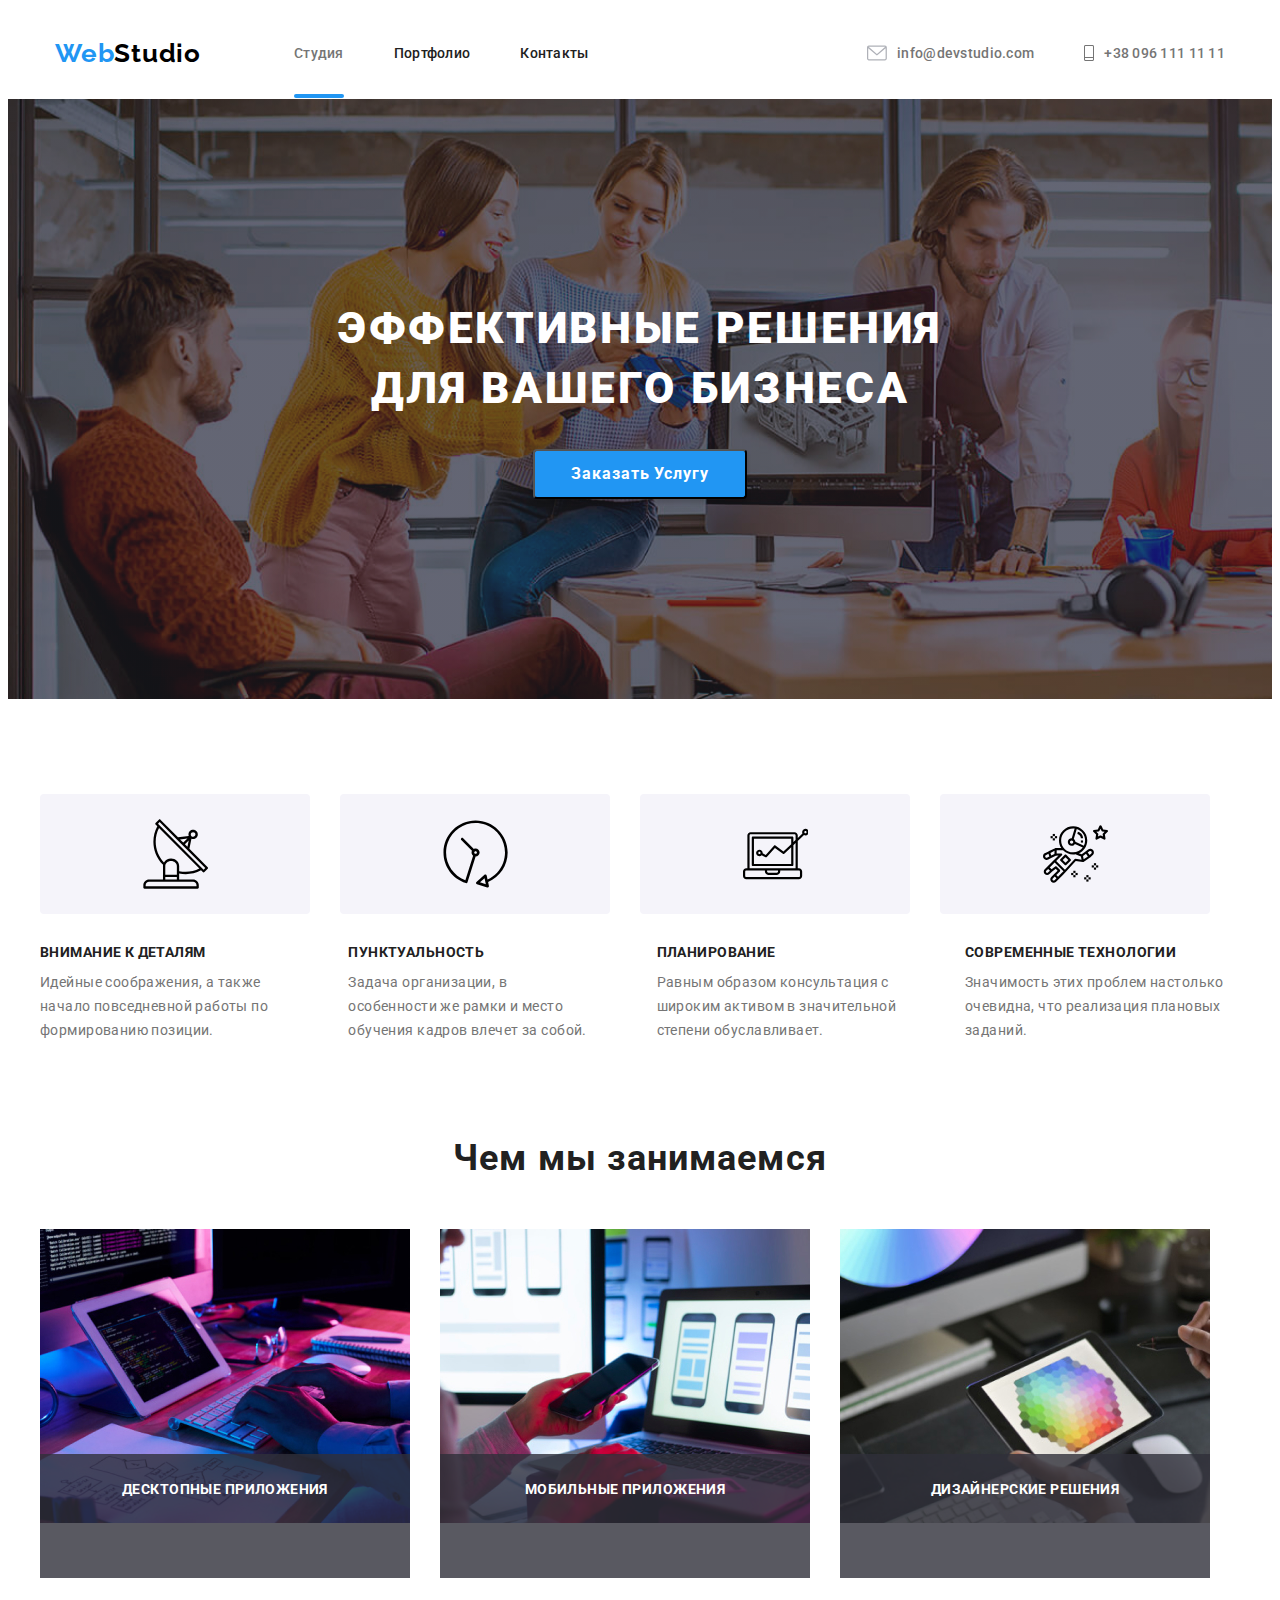
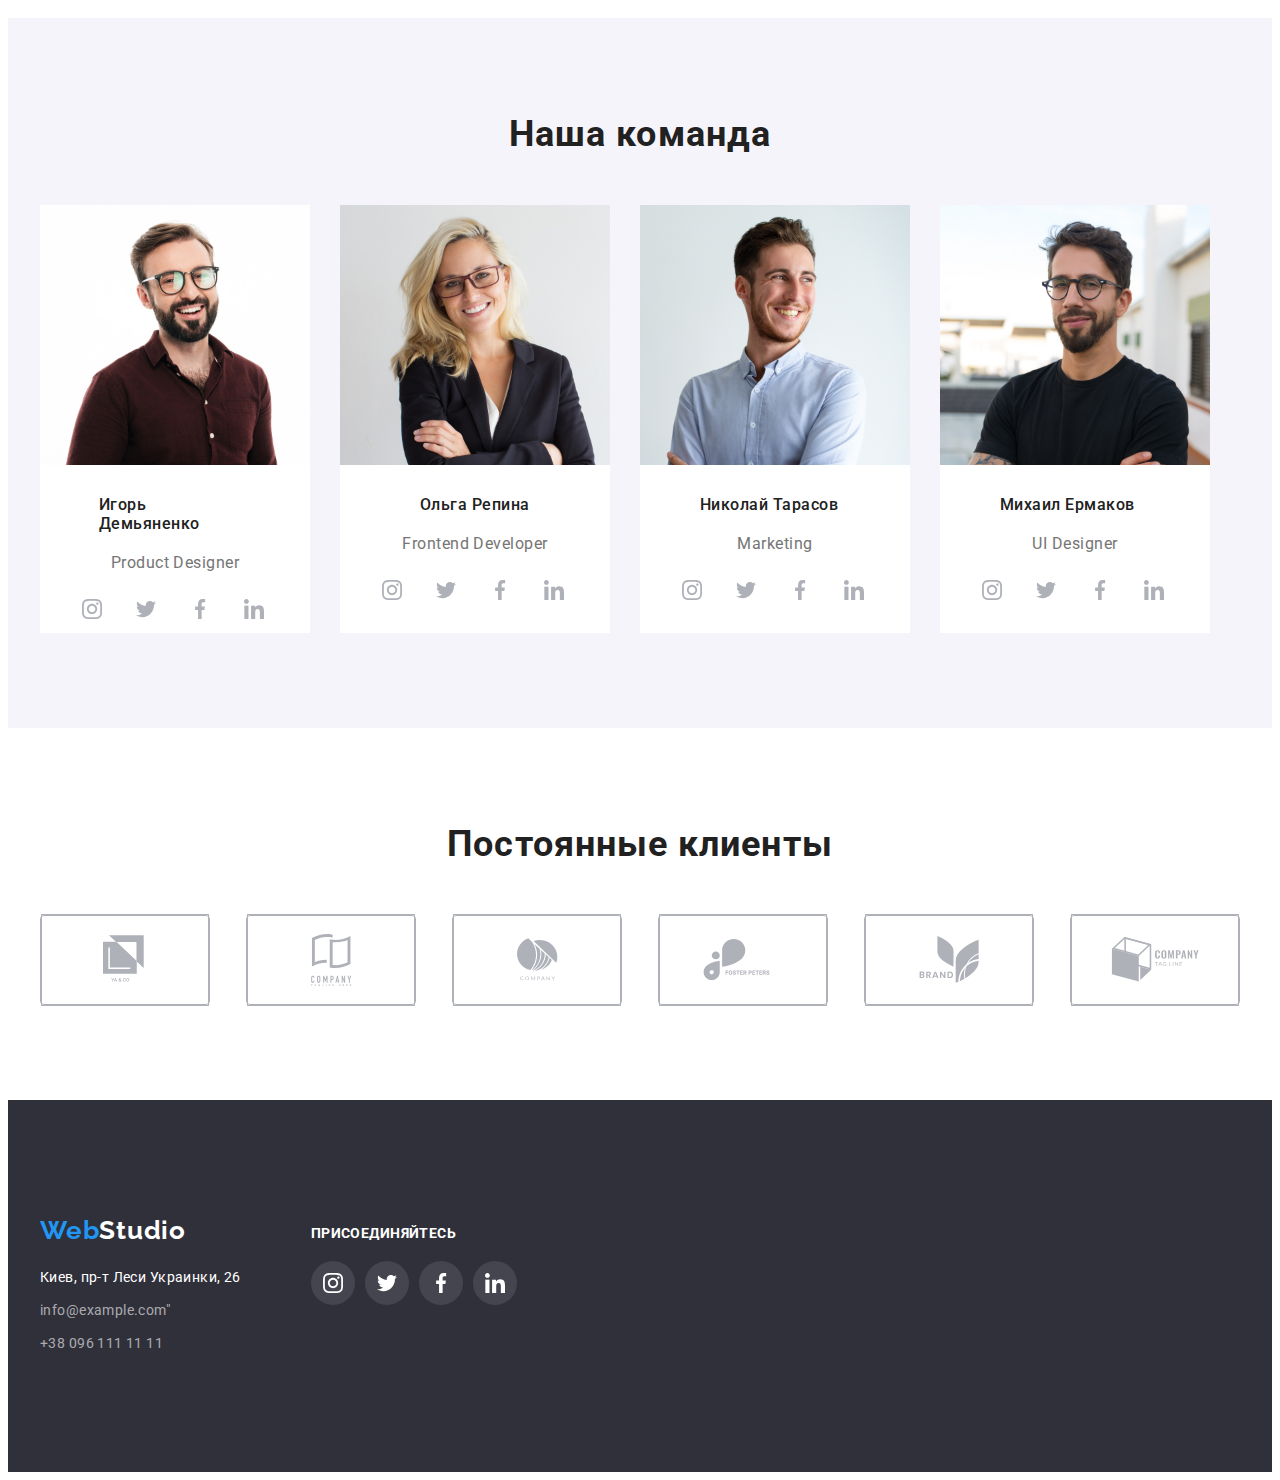
<file: index.html>
<!DOCTYPE html>
<html lang="ru">
<head>
    <meta charset="UTF-8">
    <meta name="viewport" content="width=device-width, initial-scale=1.0">
    <title>document</title>
    <link rel="stylesheet" href="https://cdnjs.cloudflare.com/ajax/libs/modern-normalize/1.0.0/modern-normalize.min.css"
        integrity="sha512-ISS7cAi1PEhQ8jnbJpJZMd29NlhNj4AWYyLOSp2CE/CsHxTCu+r+t0D2yoJudVrd0/8fTVPUVDzY5Tvli75u/g=="
        crossorigin="anonymous" />

        <link rel="stylesheet" href="https://cdnjs.cloudflare.com/ajax/libs/animate.css/4.1.1/animate.min.css" />
    <link rel="stylesheet" href="./css/styles.css">
    <link rel= "preconnect" href="https://fonts.gstatic.com">
     <link
    rel="stylesheet"
    href="https://cdnjs.cloudflare.com/ajax/libs/animate.css/4.1.1/animate.min.css"
  />
<link href="https://fonts.googleapis.com/css2?family=Raleway:wght@700&family=Roboto:wght@400;500;700;900&display=swap" rel="stylesheet", rel="preconnect" href="https://fonts.gstatic.com">
<link href="https://fonts.googleapis.com/css2?family=Raleway:wght@700&display=swap" rel="stylesheet">
</head>
<body> 
    <header class="header">
         <div class="container">
        <nav class="navigation">
         <a class="navigation-logo animate__pulse" href=""><span class="web">Web</span><span class="studio">Studio</span></a>
        <ul class="navigation-list">
           
            <li  class="stidio-nav"><a class="address-mail" href="./portfolio.html">Студия</a></li>
            <li ><a class="navigation-list-item" href="./portfolio.html" >Портфолио</a></li>
            <li ><a class="navigation-list-item-in"  href="">Контакты</a></li>
        </ul>
        </nav>
            <address class="address" >
        <a  class = "navigation-list-item-blue" href="mailto:info@devstudio.com"><svg class="mail" width="16" height="12">
            <use href="./images/sprite.svg#icon-mail"> </use>
        </svg>
       info@devstudio.com</a>
          <a class="header-phone" href="tel:+380961111111"><svg class="phone" width="10" height="16">
            <use href="./images/sprite.svg#icon-phone"> </use>
        </svg>+38 096 111 11 11</a>
            </address>
        </div>
      </header>
    <!--HEADER-->
    <main>
<!--hero-->
    <section class="hero">
    <div class="container-hero">
    <h1 class="hero-title">
        Эффективные решения для вашего бизнеса
    </h1>
    
    <button  class="service-button"  type="button"  data-modal-open > <span class="modal-button" >Заказать Услугу</span></button>
    </div>
   </section> 
   <section class="photo-before">
       <div class="container">
           <ul class="photo-before-list">
               <li class="photo-before-list-icon"> <svg class="photo-before-list-item"  width="65";
  height="70";>
                    <use href="./images/sprite.svg#icon-sputnik"></use>
                </svg></li>
        <li class="photo-before-list-icon"> <svg class="photo-before-list-item" width="65" ; height="70" ;>
                <use href="./images/sprite.svg#icon-clock"></use>
            </svg></li>
            <li class="photo-before-list-icon"> <svg class="photo-before-list-item" width="65" ; height="70" ;>
                    <use href="./images/sprite.svg#icon-lep-top"></use>
                </svg></li>
            <li class="photo-before-list-icon"> <svg class="photo-before-list-item" width="65" ; height="70" ;>
                    <use href="./images/sprite.svg#icon-space"></use>
                </svg></li>
           </ul>
   </div>
   </section>
<!--our work idea-->
    <section class="work">
        <div class="container">
        <ul class="work-ul" >
        <li class="work-desk"> <h2  class="work-idea">Внимание к деталям</h2>
        <span class="work-idea-optoins">Идейные соображения, а также начало повседневной работы по формированию позиции.
        </span>
    </li>
    <li class="work-desk" > <h2 class="work-idea" >Пунктуальность</h2> <span class="work-idea-optoins">Задача организации, в особенности же рамки и место обучения кадров влечет за собой.</span></li>
    <li class="work-desk"> <h2 class="work-idea" >Планирование</h2><span class="work-idea-optoins" > Равным образом консультация с широким активом в значительной степени обуславливает.</span></li>
    <li class="work-desk-once"> <h2 class="work-idea">Современные технологии</h2> <span class="work-idea-optoins">Значимость этих проблем настолько очевидна, что реализация плановых заданий.</span></li>
</ul>
</div>
    </section>

    <!--our work photo-->
    <section class="work-blok">
        <h2 class="work-process">Чем мы занимаемся</h2>
        <div class="container">
            <ul class="work-ul">
            <li class="photo-work"> <img src="images/our work/box 1.jpg" alt="фото чем мы занимаемся"  width="370" height="294"> <p class="advance">Десктопные приложения</p></li>
            <li class="photo-work"><img src="images/our work/box2.jpg" alt="фото чем мы занимаемся"width="370" height="294"><p class="advance">Мобильные приложения</p></li>
            <li class="photo-work" ><img src="images/our work/box3.jpg" alt="фото чем мы занимаемся"width="370" height="294"><p class="advance">Дизайнерские решения</p></li>
        </ul>
        </div>
    
    </section>
    <!--our team-->
    <section class="work-people" >
        <div class="container">
        <h2 class="work-process">Наша команда</h2>
       
                
         <ul class="work-ul" >
               <div class="person">
            <img  class="img-card"  src="./images/our team/img (1).jpg" alt="фото дизайнера" width="270" height="260">
            <h3 class="name-one">Игорь Демьяненко</h3>
            <p class="professional">Product Designer</p>
            <ul class="social-network">
                <li class="social-network-items"><a class="social-network-link" href=""> <svg class="network-photo" ><use href="./images/sprite.svg#icon-instagram"></use></svg></a>
                </li>
                <li class="social-network-items"><a class="social-network-link" href=""> <svg class="network-photo">
                            <use href="./images/sprite.svg#icon-twitter"></use>
                        </svg></a>
                </li>
                <li class="social-network-items"><a class="social-network-link" href=""> <svg class="network-photo">
                            <use href="./images/sprite.svg#icon-facebook"></use>
                        </svg></a>
                </li>
                <li class="social-network-items"><a class="social-network-link" href=""> <svg class="network-photo">
                            <use href="./images/sprite.svg#icon-linkedin"></use>
                        </svg></a>
                </li>
                </ul>
            </div>
        <div class="person">
            <img   class="img-card"src="./images/our team/img (2).jpg" alt="фото менеджера"width="270" height="260">
            <h3 class="name-fr"> Ольга Репина</h3>
            <p class="professional" >Frontend Developer</p>
<ul class="social-network">
    <li class="social-network-items"><a class="social-network-link" href=""> <svg class="network-photo">
                <use href="./images/sprite.svg#icon-instagram"></use>
            </svg></a>
    </li>
    <li class="social-network-items"><a class="social-network-link" href=""> <svg class="network-photo">
                <use href="./images/sprite.svg#icon-twitter"></use>
            </svg></a>
    </li>
    <li class="social-network-items"><a class="social-network-link" href=""> <svg class="network-photo">
                <use href="./images/sprite.svg#icon-facebook"></use>
            </svg></a>
    </li>
    <li class="social-network-items"><a class="social-network-link" href=""> <svg class="network-photo">
                <use href="./images/sprite.svg#icon-linkedin"></use>
            </svg></a>
    </li>
</ul>
        </div>


        <div class="person">
            <img src="./images/our team/img (3).jpg" alt="фото маркетолога" width="270" height="260">
            <h3 class="name-mark">Николай Тарасов</h3>
            <p class="professional">Marketing</p>
<ul class="social-network">
    <li class="social-network-items"><a class="social-network-link" href=""> <svg class="network-photo">
                <use href="./images/sprite.svg#icon-instagram"></use>
            </svg></a>
    </li>
    <li class="social-network-items"><a class="social-network-link" href=""> <svg class="network-photo">
                <use href="./images/sprite.svg#icon-twitter"></use>
            </svg></a>
    </li>
    <li class="social-network-items"><a class="social-network-link" href=""> <svg class="network-photo">
                <use href="./images/sprite.svg#icon-facebook"></use>
            </svg></a>
    </li>
    <li class="social-network-items"><a class="social-network-link" href=""> <svg class="network-photo">
                <use href="./images/sprite.svg#icon-linkedin"></use>
            </svg></a>
    </li>
</ul>
        </div>

        <div class="person-once">
           
            <img src="./images/our team/img (4).jpg" alt="фото дизайнера"width="270" height="260">
            <h3 class="name-diz">Михаил Ермаков</h3>
            <p class="professional">UI Designer</p>
<ul class="social-network">
    <li class="social-network-items"><a class="social-network-link" href=""> <svg class="network-photo">
                <use href="./images/sprite.svg#icon-instagram"></use>
            </svg></a>
    </li>
    <li class="social-network-items"><a class="social-network-link" href=""> <svg class="network-photo">
                <use href="./images/sprite.svg#icon-twitter"></use>
            </svg></a>
    </li>
    <li class="social-network-items"><a class="social-network-link" href=""> <svg class="network-photo">
                <use href="./images/sprite.svg#icon-facebook"></use>
            </svg></a>
    </li>
    <li class="social-network-items"><a class="social-network-link" href=""> <svg class="network-photo">
                <use href="./images/sprite.svg#icon-linkedin"></use>
            </svg></a>
    </li>
</ul>
    </div>
       
    </div>
    </section>
    <section class="client">
        <div class="container-client">
            <h2 class="our-client">Постоянные клиенты</h2>
<ul class="client-list">
    <li class="client-items"><a class="client-items-link" href=""> <svg class="client-photo" width="45" height="50">
                <use href="./images/sprite.svg#icon-paper"></use>
                
            </svg></a>
            </li>

            <li class="client-items"><a class="client-items-link" href=""> <svg class="client-photo" width="45" height="52">
                        <use href="./images/sprite.svg#icon-company"></use>
            
                    </svg></a>
            </li>
            <li class="client-items"><a class="client-items-link" href=""> <svg class="client-photo" width="41" height="43">
                        <use href="./images/sprite.svg#icon-company-elipse"></use>
            
                    </svg></a>
            </li>
            <li class="client-items"><a class="client-items-link" href=""> <svg class="client-photo" width="80" height="42">
                        <use href="./images/sprite.svg#icon-foster"></use>
            
                    </svg></a>
            </li>
            <li class="client-items"><a class="client-items-link" href=""> <svg class="client-photo" width="60" height="47">
                        <use href="./images/sprite.svg#icon-brand"></use>
            
                    </svg></a>
            </li>
            <li class="client-items"><a class="client-items-link" href=""> <svg class="client-photo" width="89" height="45">
                        <use href="./images/sprite.svg#icon-company-kvadro"></use>
            
                    </svg></a>
            </li>
</ul>
</div>

            </div>
            </section>
</main>

<footer class="cont-footer">
<div class="container">
    <div class="nav-foot">
<a class="navigation-logo-footer" href=""><span class="web">Web</span><span class="studio-white">Studio</span></a>
<address >
    
<ul  class="futer-ul">
<li  class="address-footer-once" > <a  class= "address-style" href="https://goo.gl/maps/gUX8hAbv2jHmD63R7 " target="_blank">Киев, пр-т Леси Украинки, 26</a></li>
<li class="address-footer"><a class= "address-style-inf" href="mailto:info@example.com">info@example.com"</a></li>
<li class="address-footer"><a class= "address-style-inf"href="tel:+380961111111">+38 096 111 11 11</a></li>
</ul>
</address>
</div>
<div class="footer-social">
    <p class="footer-it"> присоединяйтесь</p>

    <ul class="social-network-footer">
        <li class="social-network-items"><a class="social-network-link-footer" href=""> <svg class="network-photo-footer">
                    <use href="./images/sprite.svg#icon-instagram"></use>
                </svg></a>
        </li>
        <li class="social-network-items"><a class="social-network-link-footer" href=""> <svg class="network-photo-footer">
                    <use href="./images/sprite.svg#icon-twitter"></use>
                </svg></a>
        </li>
        <li class="social-network-items"><a class="social-network-link-footer" href=""> <svg class="network-photo-footer">
                    <use href="./images/sprite.svg#icon-facebook"></use>
                </svg></a>
        </li>
        <li class="social-network-items"><a class="social-network-link-footer" href=""> <svg class="network-photo-footer">
                    <use href="./images/sprite.svg#icon-linkedin"></use>
                </svg></a>
        </li>
    </ul>
</div>
</div>

</footer>
<div class="backdrop is-hidden" data-modal>
    <div class="modal"> 
    <button type="button" class="close-btn"  data-modal-close>X</button>
    </div>
</div>
<script src="./jS/modal.js"></script>
</body>
</html>
</file>
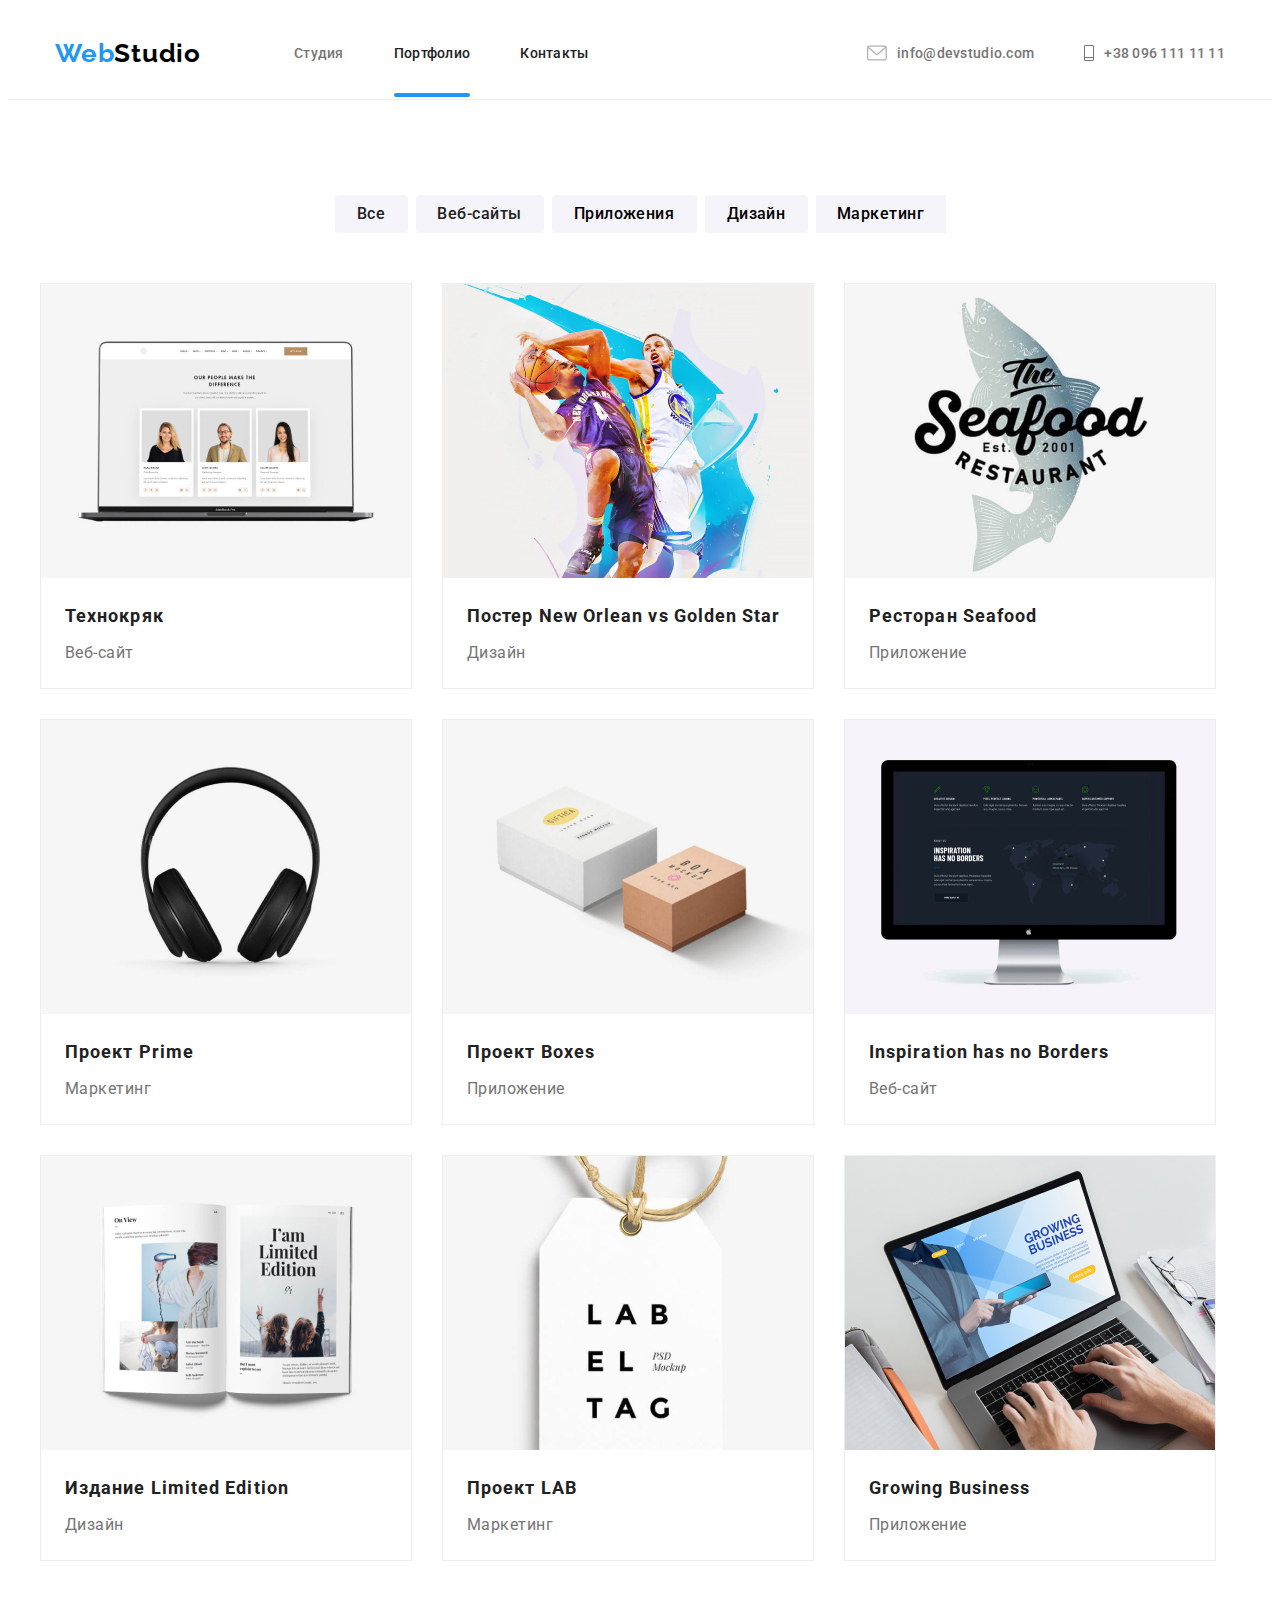
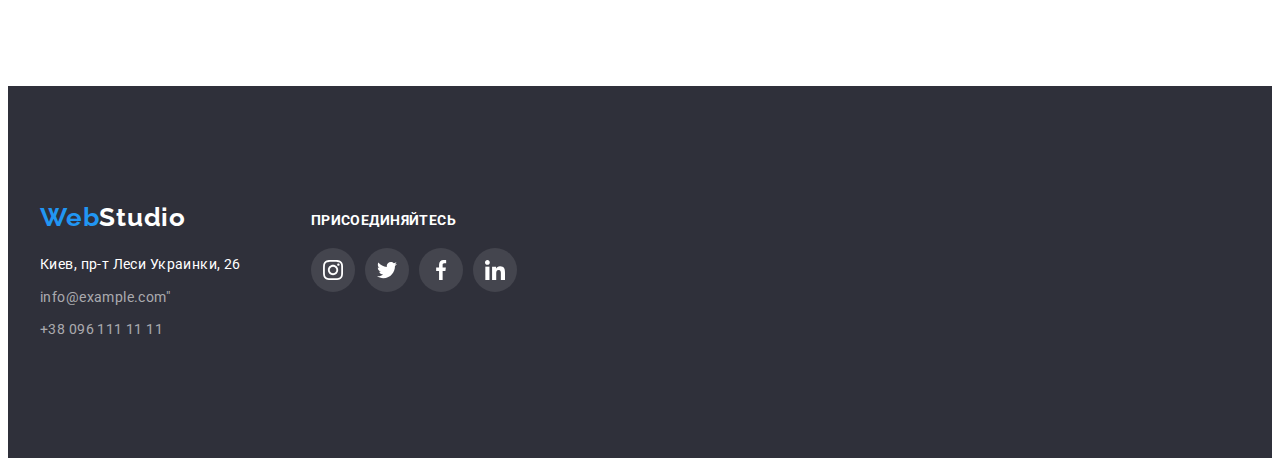
<file: portfolio.html>
<!DOCTYPE html>
<html lang="en">
<head>
    <meta charset="UTF-8">
    <meta name="viewport" content="width=device-width, initial-scale=1.0">
    <title>Document</title>
    <link rel="stylesheet" href="https://cdnjs.cloudflare.com/ajax/libs/modern-normalize/1.0.0/modern-normalize.min.css"
        integrity="sha512-ISS7cAi1PEhQ8jnbJpJZMd29NlhNj4AWYyLOSp2CE/CsHxTCu+r+t0D2yoJudVrd0/8fTVPUVDzY5Tvli75u/g=="
        crossorigin="anonymous" />
<link rel="stylesheet" href="./css/styles.css">
<link rel="preconnect" href="https://fonts.gstatic.com">
<link href="https://fonts.googleapis.com/css2?family=Raleway:wght@700&family=Roboto:wght@400;500;700;900&display=swap"
    rel="stylesheet",  rel="preconnect" href="https://fonts.gstatic.com">
<link href="https://fonts.googleapis.com/css2?family=Raleway:wght@700&display=swap" rel="stylesheet">
</head>
<body>
   
    
    <header class="header bord">
        <div class="container">
            <nav class="navigation">
                <a class="navigation-logo" href=""><span class="web">Web</span><span class="studio">Studio</span></a>
                <ul class="navigation-list">
        
                    <li><a class="address-mail-folio" href="./index.html">Студия</a></li>
                    <li class="stidio-nav"><a class="navigation-list-item-portion" href="./portfolio.html">Портфолио</a></li>
                    <li><a class="navigation-list-item-in" href="">Контакты</a></li>
                </ul>
            </nav>
            <address class="address">
                <a class="navigation-list-item-blue" href="mailto:info@devstudio.com"><svg class="mail" width="16" height="12">
                        <use href="./images/sprite.svg#icon-mail"> </use>
                    </svg>
                    info@devstudio.com</a>
                <a class="header-phone" href="tel:+380961111111"><svg class="phone" width="10" height="16">
                        <use href="./images/sprite.svg#icon-phone"> </use>
                    </svg>+38 096 111 11 11</a>
            </address>
        </div>
    </header>

       <main>
         <section class="gallery">
             <ul  class="button container">
            <li  ><button  class="button-service-white  but-portfolio"  type="button">Все</li>
            <li > <button  class="button-service but-portfolio" type="button">Веб-сайты</button></li>
            <li><button  class="button-service-two but-portfolio" type="button">Приложения</button></li>
            <li><button  class="button-service-three but-portfolio" type="button">Дизайн</button></li>
            <li><button  class="button-service-four but-portfolio"type="button">Маркетинг</button><li>
            </ul>

         <div class= "container">
        <ul class=" work-once ">
            <li class="photo-portfolio-once">
                
            <a class="portfolio-shadow" href="">
                <div class="product-thumb">
            <img src="./portfolio/protfolio  images/main-page/tehnokryak-1.jpg" alt="" width="370" height="294">
            <div class="product-actions"><p class="over-text">
                Технокряк это современная площадка распространения коронавируса. Компании используют эту платформу для цифрового
                шпионажа и атак на защищённые сервера конкурентов.</p>
            </div>
            </div>
            
            <div class="discription-photo">
                <p class="descriptin-photo">
                    Технокряк
                </p>
                <p class="descriptin-photo-work">Веб-сайт </p>
                
            </div>  
            </a>
            </li>


            <li class="photo-portfolio-once">
                <a class="portfolio-shadow" href="">
                    <div class="product-thumb">
                <img src="./portfolio/protfolio  images/main-page/poster-2.jpg" alt="" width="370" height="294">
            <div class="product-actions">
                <p class="over-text">
                    Технокряк это современная площадка распространения коронавируса. Компании используют эту платформу для цифрового
                    шпионажа и атак на защищённые сервера конкурентов.</p>
            </div>
            </div>

                <div class="discription-photo">
                <p class="descriptin-photo">
                    Постер New Orlean vs Golden Star
                    </p>
                    <p class="descriptin-photo-work">Дизайн</p>
                    </div>
                </a>
            </li>

            <li class="photo-portfolio-twice">
                <a class="portfolio-shadow" href="">
                    <div class="product-thumb">
                <img src="./portfolio/protfolio  images/main-page/resyaurant-3.jpg" alt="" width="370" height="294">
                <div class="product-actions">
                    <p class="over-text">
                        Технокряк это современная площадка распространения коронавируса. Компании используют эту платформу для цифрового
                        шпионажа и атак на защищённые сервера конкурентов.</p>
                </div>
                </div>
                
                <div class="discription-photo">
                <p class="descriptin-photo">
                    Ресторан Seafood
                    </p>
                    <p class="descriptin-photo-work">Приложение</p>
                    </div>
               
            </li>
                         
            <li class="photo-portfolio-once">
                <a  class="portfolio-shadow" href="">
                    <div class="product-thumb">
                <img src="./portfolio/protfolio  images/main-page/img-4.jpg" alt="" width="370" height="294">
                    <div class="product-actions">
                        <p class="over-text">
                            Технокряк это современная площадка распространения коронавируса. Компании используют эту платформу для цифрового
                            шпионажа и атак на защищённые сервера конкурентов.</p>
                    </div>
                    </div>
                            
                <div class="discription-photo">
                <p class="descriptin-photo">
                    Проект Prime
                    </p >
                    <p class="descriptin-photo-work">Маркетинг</p>
                    </div>
                </a>
            </li>

            <li class="photo-portfolio-once">
                <a class="portfolio-shadow" href="">
                    <div class="product-thumb">
                <img src="./portfolio/protfolio  images/main-page/img-5.jpg" alt="" width="370" height="294">
                <div class="product-actions">
                    <p class="over-text">
                        Технокряк это современная площадка распространения коронавируса. Компании используют эту платформу для цифрового
                        шпионажа и атак на защищённые сервера конкурентов.</p>
                </div>
                </div>              
                        
                
                <div class="discription-photo">
                    <p class="descriptin-photo">
                    Проект Boxes
                    </p >
                    <p class="descriptin-photo-work">Приложение</p>
                    </div>
                    </a>
            </li>
            <li class="photo-portfolio-twice">
                <a  class="portfolio-shadow" href="">
                    <div class="product-thumb">
                <img src="./portfolio/protfolio  images/main-page/img-6.jpg" alt="" width="370" height="294">
                <div class="product-actions">
                    <p class="over-text">
                        Технокряк это современная площадка распространения коронавируса. Компании используют эту платформу для цифрового
                        шпионажа и атак на защищённые сервера конкурентов.</p>
                </div>
                </div>
                
                <div class="discription-photo">
                    <p class="descriptin-photo">
                    Inspiration has no Borders
                    </p>
                    <p class="descriptin-photo-work">Веб-сайт</p>
                    </div>
                    </a>
            </li>
            
            <li class="photo-portfolio-once">
                <a  class="portfolio-shadow" href="">
                    <div class="product-thumb">
                <img src="./portfolio/protfolio  images/main-page/img-7.jpg" alt="" width="370" height="294">
          <div class="product-actions">
         <p class="over-text">
        Технокряк это современная площадка распространения коронавируса. Компании используют эту платформу для цифрового
        шпионажа и атак на защищённые сервера конкурентов.</p>
             </div>
              </div>
                <div class="discription-photo">
                    <p class="descriptin-photo">
                    Издание Limited Edition
                    </p>
                    <p class="descriptin-photo-work">Дизайн</p>
                    </div>
                </a>
            </li>
            <li class="photo-portfolio-once">
                <a class="portfolio-shadow" href="">
                    <div class="product-thumb">
                <img src="./portfolio/protfolio  images/main-page/img-8.jpg" alt="" width="370" height="294">
            <div class="product-actions">
                <p class="over-text">
                    Технокряк это современная площадка распространения коронавируса. Компании используют эту платформу для цифрового
                    шпионажа и атак на защищённые сервера конкурентов.</p>
            </div>
            </div>

                <div class="discription-photo">
                    <p class="descriptin-photo">
                    Проект LAB
                    </p>
                    <p class="descriptin-photo-work">Маркетинг</p>
                    </div>
                </a>
            </li>
            <li class="photo-portfolio-twice">
                <a class="portfolio-shadow" href="">
                    <div class="product-thumb">
                <img src="./portfolio/protfolio  images/main-page/img-9.jpg" alt=""width="370" height="294">
                <div class="product-actions">
                    <p class="over-text">
                        Технокряк это современная площадка распространения коронавируса. Компании используют эту платформу для цифрового
                        шпионажа и атак на защищённые сервера конкурентов.</p>
                </div>
                </div>
                <div class="discription-photo">
                    <p class="descriptin-photo">
                    Growing Business
                    </p>
                    <p class="descriptin-photo-work">Приложение</p>
                </div>
            </a>
            </li>
        </ul>
        </div>
        
    </section>
    </main>
<footer class="cont-footer">
    <div class="container">
        <div class="nav-foot">
            <a class="navigation-logo-footer" href=""><span class="web">Web</span><span
                    class="studio-white">Studio</span></a>
            <address>

                <ul class="futer-ul">
                    <li class="address-footer-once"> <a class="address-style"
                            href="https://goo.gl/maps/gUX8hAbv2jHmD63R7 " target="_blank">Киев, пр-т Леси Украинки,
                            26</a></li>
                    <li class="address-footer"><a class="address-style-inf"
                            href="mailto:info@example.com">info@example.com"</a></li>
                    <li class="address-footer"><a class="address-style-inf" href="tel:+380961111111">+38 096 111 11
                            11</a></li>
                </ul>
            </address>
        </div>
        <div class="footer-social">
            <p class="footer-it"> присоединяйтесь</p>

            <ul class="social-network-footer">
                <li class="social-network-items"><a class="social-network-link-footer" href=""> <svg
                            class="network-photo-footer">
                            <use href="./images/sprite.svg#icon-instagram"></use>
                        </svg></a>
                </li>
                <li class="social-network-items"><a class="social-network-link-footer" href=""> <svg
                            class="network-photo-footer">
                            <use href="./images/sprite.svg#icon-twitter"></use>
                        </svg></a>
                </li>
                <li class="social-network-items"><a class="social-network-link-footer" href=""> <svg
                            class="network-photo-footer">
                            <use href="./images/sprite.svg#icon-facebook"></use>
                        </svg></a>
                </li>
                <li class="social-network-items"><a class="social-network-link-footer" href=""> <svg
                            class="network-photo-footer">
                            <use href="./images/sprite.svg#icon-linkedin"></use>
                        </svg></a>
                </li>
            </ul>
        </div>
    </div>

</footer>
</body>
</html>
</file>
<file: css/styles.css>
h1,
h2,
h3,
h4,
h5,
h6 {
  margin: 0;
}

ul,
ol {
  margin: 0;
  padding: 0;
}

p {
  margin: 0;
}
img {
  display: block;
}
/*HEADER!!!!!!!!!!!!!!!!!!!!!!!!!!!!!!!!!!!!!!!!!!!!!!!!!!!!!*/
.header .container {
  display: flex;
  align-items: center;
  width: 1170px;
  margin: 0 auto;
  padding-top: 30px;
  padding-bottom: 30px;
}
.address-mail::after {
  content: "";
  position: absolute;
  width: 100%;
  left: 0;
  bottom: 0;
  display: block;
  height: 4px;
  background: #2196f3;
  border-radius: 2px;
  transform: translateY(36px);
}
.navigation-list-item-portion::after {
  content: "";
  position: absolute;
  width: 100%;
  left: 0;
  bottom: 0;
  display: block;
  height: 4px;
  background: #2196f3;
  border-radius: 2px;
  transform: translateY(36px);
}
.stidio-nav {
  position: relative;
}
.address-mail {
   transition-duration: 250ms;
  transition-timing-function: cubic-bezier(0.4, 0, 0.2, 1);
                                      
}
.address-mail-folio {
  transition-duration: 250ms;
  transition-timing-function: cubic-bezier(0.4, 0, 0.2, 1);
     
}
.navigation-list-item {
  
 transition-duration: 250ms;
  transition-timing-function: cubic-bezier(0.4, 0, 0.2, 1);
      
}
.navigation-list-item-portion {
   
 transition-duration: 250ms;
  transition-timing-function: cubic-bezier(0.4, 0, 0.2, 1);
      
  
}
.mail {
   
  transition-duration: 250ms;
  transition-timing-function: cubic-bezier(0.4, 0, 0.2, 1);
 }   

.navigation-list-item-in {
  
  transition-duration: 250ms;
   transition-timing-function: cubic-bezier(0.4, 0, 0.2, 1);
  } 
.navigation-list-item-blue {
  transition-duration: 250ms;
  transition-timing-function: cubic-bezier(0.4, 0, 0.2, 1);
  } 
.header-phone {
  transition-duration: 250ms;
  transition-timing-function: cubic-bezier(0.4, 0, 0.2, 1);
  } 
.navigation {
  display: flex;
  align-items: center;
}
.navigation-list {
  display: flex;
}
.address {
  display: flex;
  margin-left: auto;
}
.header .navigation-logo {
  animation-duration: 1000ms;/* задаем время анимации */
  animation-iteration-count: 2;/* количество повторений анимации*/
}
.address-mail {
  outline: none;
}
.address-mail-folio {
  outline: none;
}
.navigation-list-item {
  margin-left: 50px;
  text-decoration: none;
  outline: none;
  position: relative;
}
.navigation-list-item-portion {
  margin-left: 50px;
  text-decoration: none;
  outline: none;
  position: relative;
}
.address-footer {
  display: flex;
  align-items: center;
}
.navigation-list-item-blue {
  margin-right: 50px;
  text-decoration: none;
}
.container {
  width: 1200px;
  margin: 0 auto;
  flex-wrap: wrap;
  list-style: none;
  /*justify-content: center;*/
  display: flex;
}
.navigation-list-item-in {
  margin-left: 50px;
}

.navigation-list-item,
.navigation-list-item-port,
.navigation-list-item-in,
.navigation-list-item-portion {
  font-family: "Roboto", sans-serif;
  font-weight: 500;
  font-size: 14px;
  line-height: 1.1422;
  letter-spacing: 0.02em;
  color: #212121;
  text-decoration: none;
  list-style-type: none;
  outline: none;
}

.address-mail,
.address-mail-folio,
.header-phone {
  font-family: "Roboto", sans-serif;
  font-style: normal;
  font-weight: 500;
  font-size: 14px;
  line-height: 1.1422;
  letter-spacing: 0.02em;
  color: #757575;
  text-decoration: none;
}

.address-mail:hover,/*hover for e-mail address*/
.address-mail:focus {
  color: #2196f3;
}
.address-mail-folio:hover,/*hover for e-mail address*/
.address-mail-.address-mail-folio {
  color: #2196f3;
}

.button-service:hover,
.button-service:focus {
  background-color: #2196f3;
  color: white;
}

/*HERO*/
.hero {
  background: #2f303a;
  background-image: linear-gradient(
      rgba(47, 48, 58, 0.4),
      rgba(47, 48, 58, 0.4)
    ),
    url("../images/hero/bg.jpg"); /*задаем фон в виде картинки*/ /* обязательно задаем!!!!!!!!!!!!!!!!!!!!!!!!!!!!!!!!!!!!!!!!!!!!!!!!!*/

  background-size: cover; /* обязательно задаем!!!!!!!!!!!!!!!!!!!!!!!!!!!!!!!!!!!!!!!!!!!!!!!!!*/

  background-repeat: no-repeat; /* обязательно задаем!!!!!!!!!!!!!!!!!!!!!!!!!!!!!!!!!!!!!!!!!!!!!!!!!*/
  align-items: center;
  padding: 200px 0;
}

.modal-button {
  font-family: "Roboto", sans-serif;
  font-style: normal;
  font-weight: bold;
  font-size: 16px;
  line-height: 30px;
  align-items: center;
  text-align: center;
  letter-spacing: 0.06em;
  color: #ffffff;
  padding-left: 30px;
  padding-right: 30px;
  padding-top: 10px;
  padding-bottom: 10px;
}
.service-button {
  margin: 0 auto;
  display: block;
  min-width: 200px;
  height: 50px;
  background: #2196f3;
  box-shadow: 0px 4px 4px rgba(0, 0, 0, 0.15);
  border-radius: 4px;
  cursor: pointer; /*рука на кнопке*/
  margin-top: 30px;
}
.hero-title {
  font-family: "Roboto", sans-serif;
  font-style: normal;
  font-weight: 900;
  font-size: 44px;
  line-height: 1.363;
  text-align: center;
  letter-spacing: 0.06em;
  text-transform: uppercase;
  color: #ffffff;
  width: 696px;
  margin: 0 auto;
}
/*OUR WORK IDEA */
.work-idea {
  font-family: "Roboto", sans-serif;
  font-style: normal;
  font-weight: bold;
  font-size: 14px;
  line-height: 16px;
  letter-spacing: 0.03em;
  text-transform: uppercase;
  color: #212121;
  list-style-type: none;
  margin-bottom: 10px;
}
.work {
  list-style-type: none;
}
.work-footer {
  display: flex;
  list-style-type: none;
  align-items: center;
  flex-direction: column;
}
.futer-ul {
  list-style-type: none;
  padding-top: 20px;
}
.work-ul {
  display: flex;
  list-style: none;
  align-items: center;
}
.work-idea-optoins {
  font-family: "Roboto", sans-serif;
  font-style: normal;
  font-weight: normal;
  font-size: 14px;
  line-height: 24px;
  letter-spacing: 0.03em;
  color: #757575;
}

.work-desk {
  padding-right: 30px;
  width: 275px;
  margin-right: 30px;
}
.work-desk-once {
  max-width: 275px;
}

.photo-work {
  padding-right: 30px;
  position: relative;
}

/*OUR prpcess, our peple*/
.work-people {
  background: #f5f4fa;
  margin: 0 auto;
  padding-top: 95px;
  padding-bottom: 95px;
}

.work-process {
  font-family: "Roboto", sans-serif;
  font-style: normal;
  font-weight: bold;
  font-size: 36px;
  line-height: 42px;
  text-align: center;
  letter-spacing: 0.03em;
  color: #212121;
  padding-bottom: 50px;
  margin: 0 auto;
}
.work-blok {
  padding-top: 95px;
  padding-bottom: 95px;
}
.person {
  margin-right: 30px;
  background: #ffffff;
  cursor: pointer;
  max-width: 270px;
  height: 428px;
}
.person-once {
  background: #ffffff;
  cursor: pointer;
  max-width: 270px;
  height: 428px;
}
.name-one {
  font-family: "Roboto", sans-serif;
  font-style: normal;
  font-weight: 500;
  font-size: 16px;
  line-height: 19px;
  letter-spacing: 0.03em;
  color: #212121;
  padding-left: 59px;
  padding-right: 59px;
  padding-top: 30px;
  padding-bottom: 10px;
}
.name-fr {
  font-family: "Roboto", sans-serif;
  font-style: normal;
  font-weight: 500;
  font-size: 16px;
  line-height: 19px;
  letter-spacing: 0.03em;
  color: #212121;
  padding-left: 80px;
  padding-right: 80px;
  padding-top: 30px;
  padding-bottom: 10px;
}
.name-mark {
  font-family: "Roboto", sans-serif;
  font-style: normal;
  font-weight: 500;
  font-size: 16px;
  line-height: 19px;
  letter-spacing: 0.03em;
  color: #212121;
  padding-left: 60px;
  padding-right: 60px;
  padding-top: 30px;
  padding-bottom: 10px;
}
.name-diz {
  font-family: "Roboto", sans-serif;
  font-style: normal;
  font-weight: 500;
  font-size: 16px;
  line-height: 19px;
  letter-spacing: 0.03em;
  color: #212121;
  padding-left: 60px;
  padding-right: 60px;
  padding-top: 30px;
  padding-bottom: 10px;
}
.professional {
  font-family: "Roboto", sans-serif;
  font-style: normal;
  font-weight: normal;
  font-size: 16px;
  line-height: 19px;
  /* identical to box height */
  letter-spacing: 0.03em;
  color: #757575;
  padding-top: 10px;
  padding-bottom: 15px;
  text-align: center;
}
.cont-footer {
  display: flex;
  align-items: center;
  padding-top: 60px;
  padding-bottom: 60px;
  height: 252px;
  background: #2f303a;
}

/*OUR process, our peple*/

/*ADDRESS*/
.address-style {
  font-family: "Roboto", sans-serif;
  font-style: normal;
  font-weight: normal;
  font-size: 14px;
  line-height: 1.71;
  letter-spacing: 0.03em;
  text-decoration: none;
  color: #ffffff;
}
.address-style-inf {
  font-family: "Roboto", sans-serif;
  font-style: normal;
  font-weight: normal;
  font-size: 14px;
  line-height: 1.71;
  letter-spacing: 0.03em;
  text-decoration: none;
  color: rgba(255, 255, 255, 0.6);
}

/*ADDRESS*/
.studio {
  font-family: "Raleway", sans-serif;
  font-style: normal;
  font-weight: bold;
  font-size: 26px;
  line-height: 1.19;
  letter-spacing: 0.03em;
  text-decoration: none;
  color: black;
}
.web {
  font-family: Raleway;
  font-style: normal;
  font-weight: bold;
  font-size: 26px;
  line-height: 1.19;
  letter-spacing: 0.03em;
  color: #2196f3;
}

.navigation-list-item-port {
  font-family: Roboto;
  font-style: normal;
  font-weight: 500;
  font-size: 14px;
  line-height: 1.142;
  letter-spacing: 0.02em;
  color: #212121;
}

.address-mail-port,
.header-phone-port {
  font-family: "Roboto", sans-serif;
  font-style: normal;
  font-weight: 500;
  font-size: 14px;
  line-height: 1.142;
  letter-spacing: 0.02em;
  text-decoration: none;
  color: #757575;
}
.descriptin-photo {
  font-family: "Roboto", sans-serif;
  font-style: normal;
  font-weight: bold;
  font-size: 18px;
  line-height: 2;
  letter-spacing: 0.06em;
  color: #212121;
  padding-bottom: 4px;
  text-decoration: none;
}
.descriptin-photo-work {
  font-family: "Roboto", sans-serif;
  font-style: normal;
  font-weight: normal;
  font-size: 16px;
  line-height: 1.875;
  letter-spacing: 0.03em;
  color: #757575;
  text-decoration: none;
}
.navigation-logo {
  font-family: Raleway;
  font-style: normal;
  font-weight: bold;
  font-size: 26px;
  line-height: 1.19;
  letter-spacing: 0.03em;
  color: #2196f3;
  text-decoration: none;
  outline: none;
  padding-right: 93px;
}
.navigation-logo-footer {
  width: 145px;
  height: 31px;
  font-family: Raleway;
  font-style: normal;
  font-weight: bold;
  font-size: 26px;
  line-height: 31px;
  letter-spacing: 0.03em;
  text-decoration: none;
}
.address-style {
  font-family: "Roboto", sans-serif;
  font-style: normal;
  font-weight: normal;
  font-size: 14px;
  line-height: 1.714;
  letter-spacing: 0.03em;
  text-decoration: none;
  /*color: #FFFFFF;*/
}

.navigation-list {
  list-style-type: none;
}
.studio-white {
  color: white;
}

.navigation-list-item-blue {
  font-family: "Roboto", sans-serif;
  font-style: normal;
  font-weight: 500;
  font-size: 14px;
  line-height: 16px;
  letter-spacing: 0.02em;
  color: #757575;
  outline: none;
}

.navigation-list-item-blue:hover,
.navigation-list-item-blue:focus {
  color: #2196f3;
}

.navigation-list-item-port-blue {
  font-family: "Roboto", sans-serif; /*задаем голубой для*/
  font-style: normal;
  font-weight: 500;
  font-size: 14px;
  line-height: 16px;
  letter-spacing: 0.02em;
  color: #2196f3;
  text-decoration: none;
}

.button-service {
  list-style-type: none;
  font-family: Roboto;
  font-style: normal;
  font-weight: 500;
  font-size: 16px;
  line-height: 26px;
  text-align: center;
  letter-spacing: 0.03em;
  color: #212121;
  width: 128px;
  height: 38px;
  background: #f5f4fa;
  border-radius: 4px;
  border: none;
  outline: none;
}

.header-phone:hover,/*hover for e-mail address*/
.header-phone:focus {
  color: #2196f3;
  outline: none;
}

.button-service-white {
  font-family: "Roboto", sans-serif;
  font-style: normal;
  font-weight: 500;
  font-size: 16px;
  line-height: 26px;
  letter-spacing: 0.03em;
  color: #212121;
  margin-right: 8px;
  width: 73px;
  height: 38px;
  cursor: pointer;
  background: #f5f4fa;
  border-radius: 4px;
  border: none;
  outline: none;
}
.button-service-white:hover,
.button-service-white:focus {
  background-color: #2196f3;
  color: white;
}

.address-footer {
  padding-top: 9px;
}

/*--------------------------------ПОРТФОЛИО-------------------------------*/
.header-portfolio {
  display: flex;
  align-items: center;
  padding-top: 30px;
  padding-bottom: 30px;
}
.work-portfolio {
  list-style: none;
  display: flex;
}
.navigation-partfolio {
  display: flex;
  align-items: center;
}
.address-porfolio {
  display: flex;
  align-items: center;
}
.navigation-logo-partfolio {
  margin-right: 95px;
  text-decoration: none;
}
.nav {
  margin-right: 50px;
}
.navigation-list-item-port-contact {
  font-family: Roboto;
  font-style: normal;
  font-weight: 500;
  font-size: 14px;
  line-height: 1.142;
  letter-spacing: 0.02em;
  color: #212121;
  text-decoration: none;
}
.address-porfolio {
  margin-left: auto;
}
.address-mail-port {
  margin-right: 50px;
}
.button {
  display: flex;
  text-align: center;
  justify-content: center;
  padding-bottom: 50px;
  list-style-type: none;
}

.button-service {
  margin-right: 8px;
  width: 128px;
  height: 38px;
  background: #f5f4fa;
  border-radius: 4px;
  cursor: pointer;
  font-family: Roboto;
  font-style: normal;
  font-weight: 500;
  font-size: 16px;
  line-height: 26px;
  text-align: center;
  letter-spacing: 0.03em;
  border: none;
  outline: none;
}

.button-service-two {
  margin-right: 8px;
  width: 145px;
  height: 38px;
  background: #f5f4fa;
  border-radius: 4px;
  cursor: pointer;
  font-family: Roboto;
  font-style: normal;
  font-weight: 500;
  font-size: 16px;
  line-height: 26px;
  text-align: center;
  letter-spacing: 0.03em;
  border: none;
  outline: none;
}
.button-service-two:hover,
.button-service-two:focus {
  background-color: #2196f3;
  color: white;
}

.button-service-three {
  margin-right: 8px;
  width: 103px;
  height: 38px;
  background: #f5f4fa;
  border-radius: 4px;
  cursor: pointer;
  font-family: Roboto;
  font-style: normal;
  font-weight: 500;
  font-size: 16px;
  line-height: 26px;
  text-align: center;
  letter-spacing: 0.03em;
  border: none;
  outline: none;
}
.button-service-three:hover,
.button-service-three:focus {
  background-color: #2196f3;
  color: white;
}
.button-service-four {
  width: 130px;
  height: 38px;
  background: #f5f4fa;
  cursor: pointer;
  font-family: Roboto;
  font-style: normal;
  font-weight: 500;
  font-size: 16px;
  line-height: 26px;
  text-align: center;
  letter-spacing: 0.03em;
  border: none;
  outline: none;
}
.button-service-four:hover,
.button-service-four:focus {
  background-color: #2196f3;
  color: white;
}
.work-once {
  list-style: none;
  display: flex;
  flex-wrap: wrap; /*-----------------------------------очень важно*/
}
.photo-portfolio-once {
 margin-right: 30px;
  margin-bottom: 30px;
  background: #ffffff;
  box-sizing: border-box;
  cursor: pointer;
  text-decoration: none;
  background: #ffffff;
  border: 1px solid #eeeeee;
  box-sizing: border-box;
 
  }

.photo-portfolio-once:hover,
.photo-portfolio-once:focus {
  box-shadow: 0px 1px 1px rgba(0, 0, 0, 0.12), 0px 4px 4px rgba(0, 0, 0, 0.06),
    1px 4px 6px rgba(0, 0, 0, 0.16);
}

.portfolio-shadow {
  text-decoration: none;
 
   
}

.portfolio-shadow:focus {
  display: block;
  box-shadow: 0px 1px 1px rgba(0, 0, 0, 0.12), 0px 4px 4px rgba(0, 0, 0, 0.06),
    1px 4px 6px rgba(0, 0, 0, 0.16);

}

.photo-portfolio-twice:hover,
.photo-portfolio-twice:focus {
  box-shadow: 0px 1px 1px rgba(0, 0, 0, 0.12), 0px 4px 4px rgba(0, 0, 0, 0.06),
    1px 4px 6px rgba(0, 0, 0, 0.16);
}

.photo-portfolio-twice {
  margin-bottom: 30px;
  background: #ffffff;
  border: 1px solid #eeeeee;
  box-sizing: border-box;
  cursor: pointer;
  border: 1px solid #eeeeee;
  box-sizing: border-box;
  outline: none;
}
.discription-photo {
  padding-left: 24px;
  padding-right: 24px;
  padding-top: 20px;
  padding-bottom: 20px;
  text-decoration: none;
}
.bord {
  border-bottom: 1px solid #ececec;
}
.gallery {
  padding-bottom: 95px;
  padding-top: 95px;
}
.header-phone:hover,/*hover for e-mail address*/
.header-phone:focus {
  color: #2196f3;
}

.navigation-list-item:hover,/*hover for e-mail address*/
.navigation-list-item:focus {
  color: #2196f3;
}
.navigation-list-item-portion:hover,/*hover for e-mail address*/
.navigation-list-item-portion:focus {
  color: #2196f3;
}
.mail {
  color: #757575;
  margin-right: 10px;
}

.navigation-list-item-blue {
  display: flex;
  align-items: center;
}
.phone {
  margin-right: 10px;
  color: #757575;
}
.header-phone {
  display: flex;
  align-items: center;
}

.navigation-list-item-in:hover,
.navigation-list-item-in:focus {
  color: #2196f3;
}
.social-network {
  display: flex;
  justify-content: space-between;
  list-style: none;
  padding-bottom: 30px;
  padding-right: 30px;
  padding-left: 30px;
}
.social-network-link {
  /* родной цвет окошка*/
  width: 44px;
  height: 44px;
  background-color: #ffffff;
  display: block;
  border-radius: 50%;
  display: flex;
  justify-content: center;
  align-items: center;
  outline: none;
  transition-property: background-color;
  transition-duration: 250ms;
  transition-timing-function: cubic-bezier(0.4, 0, 0.2, 1);
  }
  .social-network-link-footer{
  transition-property: background-color;
  transition-duration: 250ms;
  transition-timing-function: cubic-bezier(0.4, 0, 0.2, 1);
  }


.social-network-link:hover,
.social-network-link:focus {
  background: #2196f3; /* наводим на ссылку и получаем ховер*/
}

.social-network-link:hover .network-photo,
.social-network-link:focus .network-photo {
  /*наводим на родной цвет а получаем ховер иконки*/
  fill: #ffffff;
}

.network-photo {
  width: 20px;
  height: 20px;
  color: #afb1b8; /*родной цвет иконки*/
  transition: fill 250ms  cubic-bezier(0.4, 0, 0.2, 1) ;
}
.network-photo {
  fill: currentColor; /* утверждаем родной цвет*/
}
.social-network-link-footer:hover,
.social-network-link-footer:focus {
  background: #2196f3;
  outline: none;
}

.network-photo-footer {
  width: 20px;
  height: 20px;
  color: #ffffff;
  transition: fill 250ms  cubic-bezier(0.4, 0, 0.2, 1) ;
}
.network-photo-footer {
  fill: currentColor;
}

.social-network-link-footer {
  width: 44px;
  height: 44px;
  background: #2f303a;
  background-image: linear-gradient(
    rgba(255, 255, 255, 0.1),
    rgba(255, 255, 255, 0.1)
  );
  display: block;
  border-radius: 50%;
  display: flex;
  justify-content: center;
  align-items: center;
}
.person:hover,
.person:focus {
  box-shadow: 0px 1px 3px rgba(0, 0, 0, 0.12), 0px 1px 1px rgba(0, 0, 0, 0.14),
    0px 2px 1px rgba(0, 0, 0, 0.2);
  border-radius: 0px 0px 4px 4px;
}
.person-once:hover,
.person-once:focus {
  box-shadow: 0px 1px 3px rgba(0, 0, 0, 0.12), 0px 1px 1px rgba(0, 0, 0, 0.14),
    0px 2px 1px rgba(0, 0, 0, 0.2);
  border-radius: 0px 0px 4px 4px;
}

.footer-it {
  font-family: Roboto;
  font-style: normal;
  font-weight: bold;
  font-size: 14px;
  line-height: 16px;
  letter-spacing: 0.03em;
  text-transform: uppercase;
  color: #ffffff;
}
.footer-social {
  display: block;
  padding-top: 70px;
  padding-bottom: 60px;
  padding-left: 70px;
}
.social-network-footer {
  display: flex;
  list-style: none;
}
.nav-foot {
  padding-top: 60px;
  padding-bottom: 60px;
}
.social-network-footer {
  padding-top: 20px;
}
.social-network-items {
  padding-right: 10px;
}
.container-hero {
  width: 1200px;
  margin: 0 auto;
  flex-wrap: wrap;
  list-style: none;
  justify-content: center;
}

.container-footer {
  width: 1200px;
  margin: 0 auto;
  flex-wrap: wrap;
  list-style: none;
  display: flex;
}
.photo-before-list {
  display: flex;
  list-style-type: none;
}
.photo-before-list-icon {
  width: 270px;
  height: 120px;
  background: #f5f4fa;
  border-radius: 4px;
}
.photo-before {
  padding-top: 95px;
  padding-bottom: 30px;
}
.photo-before-list-icon {
  margin-right: 30px;
  justify-content: center;
  display: flex;
  align-items: center;
}
.our-client {
  font-family: Roboto;
  font-style: normal;
  font-weight: bold;
  font-size: 36px;
  line-height: 42px;
  text-align: center;
  letter-spacing: 0.03em;
  color: #212121;
  margin: 0 auto;
  padding-bottom: 50px;
}
.client-list {
  display: flex;
  list-style-type: none;
  align-items: center;
  justify-content: space-between;
}
.client {
  padding-top: 95px;
  padding-bottom: 95px;
}
.client-items {
  width: 170px;
  height: 90px;
  border: 1px solid #afb1b8;
  box-sizing: border-box;
  border-radius: 4px;
  justify-content: center;
  display: flex;
  align-items: center;
}
.container-client {
  width: 1200px;
  margin: 0 auto;
  flex-wrap: wrap;
  list-style: none;
  /*justify-content: center;*/
}
.client-photo {
  color: #afb1b8; /*родной цвет иконки*/
  display: flex;
  align-items: center;
}
.client-photo {
  fill: currentColor; /* утверждаем родной цвет*/
}

.client-items-link {
  display: flex;
  border: 1px solid #afb1b8;
  justify-content: center;
  align-items: center;
  width: 170px;
  height: 90px;
  outline-color: #2196f3;
}

.client-items-link:hover .client-photo {
  color: #2196f3;
}
.header-phone:hover .phone {
  fill: #2196f3;
}
.header-phone:focus .phone {
  fill: #2196f3;
}
.phone {
  fill: currentColor;
} /* утверждаем родной цвет*/

.mail {
  width: 20px;
  height: 20px;
  color: #afb1b8; /*родной цвет иконки*/
}
.mail {
  fill: currentColor; /* утверждаем родной цвет*/
}

.navigation-list-item-blue:hover .mail {
  fill: #2196f3;
}
.navigation-list-item-blue:focus .mail {
  fill: #2196f3;
}
.client-items-link:hover {
  border-color: #2196f3;
}

.client-items-link:hover .client-photo,
.client-items-link:focus .client-photo {
  color: #2196f3;
}
.advance {
  position: absolute;
  width: 370px;
  height: 70px;
  font-family: Roboto;
  font-style: normal;
  font-weight: bold;
  font-size: 14px;
  line-height: 16px;
  text-align: center;
  letter-spacing: 0.03em;
  text-transform: uppercase;
  color: #ffffff;
  background: rgba(47, 48, 58, 0.8);
  margin 0: auto;
  padding-top: 27px;
  padding-bottom: 27px;
  position: absolute;
  top:225px;
}
.backdrop{
  position: fixed;
  left: 0;
  top:0;
  z-index: 100;
  width: 100%;
  height: 100%;
  background: rgba(0, 0, 0, 0.2);
  transition: all 500ms linear;
 
}
.modal{
width: 528px;
min-height: 581px;
background-color: white;
position: absolute;
top: 50%;                                   /*ИДЕАЛЬНОЕ ЦЕНТРИРОВАНИЕ*/
left: 50%;
transform: translate(-50%, -50%);
}
.close-btn{
border-radius: 50%;
width: 30px;
height: 30px;
right:8px;
top: 8px;
background: #FFFFFF;
border: 1px solid rgba(0, 0, 0, 0.1);
box-sizing: border-box;
cursor: pointer;
position: absolute;
}
.is-hidden{
 opacity: 0;                         /*прячем кнопку*/
  visibility: hidden;
  pointer-events: none;
 }

.product-actions{
 
  display: flex;
  position: absolute;
  left: 50%;
  top:50%;
  transform: translate(-50%,-50%);
  opacity: 0;
  }
.over-text{
width: 322px;
height: 168px;
display: flex;
justify-content: center;
align-items: center;
font-family: Roboto;
font-style: normal;
font-weight: normal;
font-size: 18px;
line-height: 28px;
letter-spacing: 0.03em;
color: #FFFFFF;
}

.product-thumb{position: relative;
 overflow: hidden;}

.photo-portfolio-once:hover .product-actions{opacity: 1;}
.portfolio-shadow:focus .product-actions{opacity: 1;}

.product-thumb::before{
  content: "";
  width:100% ;
  height: 100%;
  background: rgba(33, 150, 243, 0.9);
  display: inline-block;
  position: absolute;
  /*opacity: 0;*/
  transform: translateY(100%);
  transition: transform 250ms  cubic-bezier(0.4, 0, 0.2, 1) ;
  }
.photo-portfolio-once:hover  .product-thumb::before{
  transform: translateY(0);
  }
  .portfolio-shadow:focus  .product-thumb::before{
  transform: translateY(0);
  }
  .photo-portfolio-twice:hover  .product-thumb::before{
  transform: translateY(0);
  }
  .photo-portfolio-twice:hover .product-actions{opacity: 1;}

  .but-portfolio {
  transition-duration: 250ms;
  transition-timing-function: cubic-bezier(0.4, 0, 0.2, 1);}
</file>
